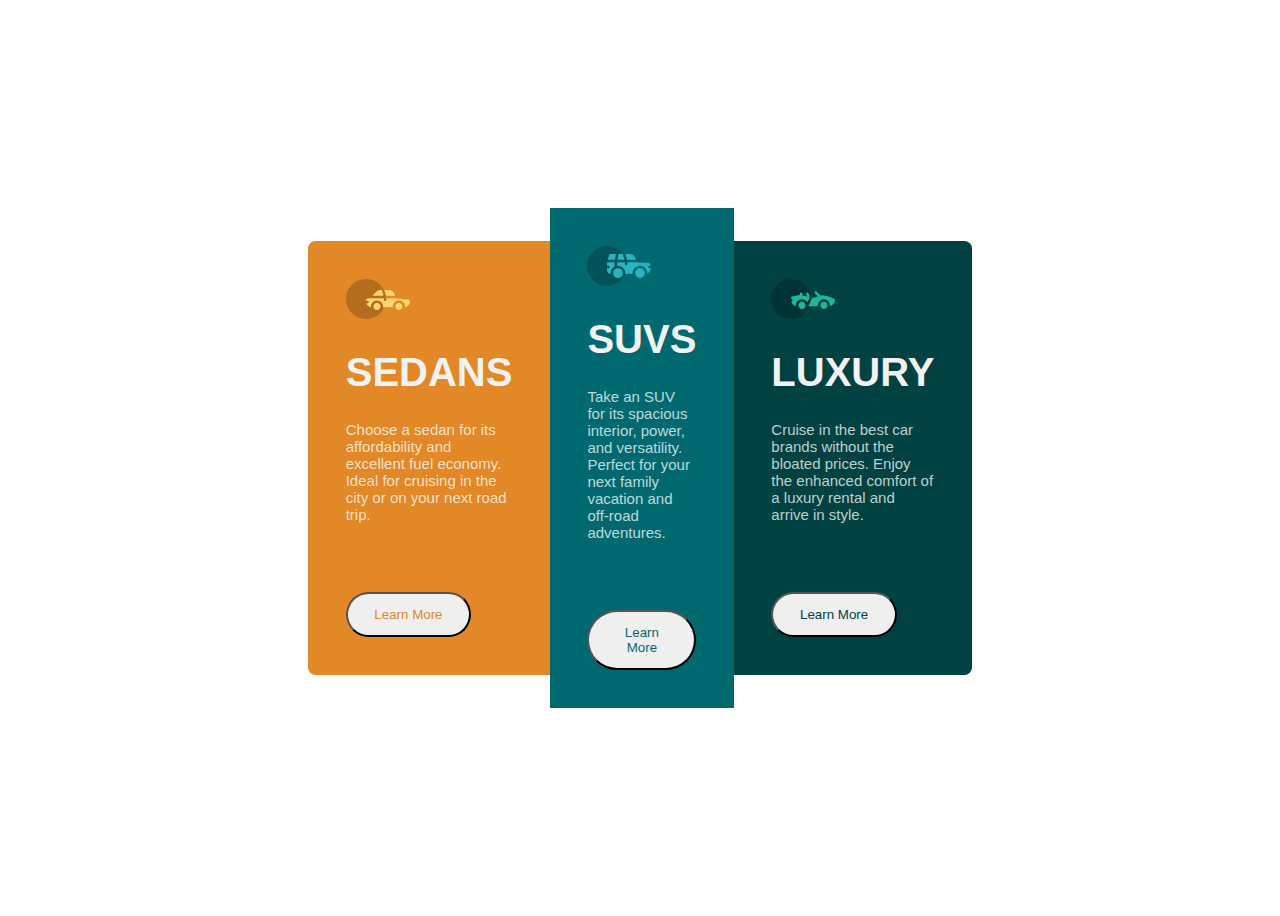
<file: index.html>
<!DOCTYPE html>
<html>
   <head>
      <meta charset="utf-8">
	   <meta name="viewport" content="width=device-width">
	   <title>Task 71</title>
      <link rel="icon" href="favicon-32x32.png">
	   <link href="index.css" rel="stylesheet" type="text/css" />
   </head>
   <body>
      <main>
         <div class="sedans">
            <svg xmlns="http://www.w3.org/2000/svg" width="64" height="40">
               <g fill="none" fill-rule="evenodd">
                  <circle fill="#000" opacity=".201" cx="20" cy="20" r="20"/>
                  <path d="M52.936 24.11c1.942 0 3.517 1.542 3.517 3.445 0 1.903-1.575 3.445-3.517 3.445s-3.516-1.542-3.516-3.445c0-1.903 1.574-3.445 3.516-3.445zm-21.957 0c1.942 0 3.517 1.542 3.517 3.445 0 1.903-1.575 3.445-3.517 3.445s-3.516-1.542-3.516-3.445c0-1.903 1.574-3.445 3.516-3.445zm6.948-4.848v1.429c0 .716.61 1.293 1.348 1.259a1.295 1.295 0 001.225-1.295v-1.393h8.256l13.483 1.313c.956.093 1.676.881 1.676 1.814 0 2.89-2.126 5.303-4.926 5.819.397-3.557-2.458-6.62-6.053-6.62-3.646 0-6.504 3.14-6.039 6.723h-9.879c.466-3.588-2.397-6.722-6.039-6.722-3.595 0-6.45 3.062-6.052 6.62-2.14-.398-3.916-1.912-4.61-3.931h1.142c.731 0 1.32-.598 1.285-1.322-.033-.678-.629-1.2-1.322-1.2H20v-.251c0-1.274 1.066-2.243 2.306-2.243h15.62zM42.59 11c2.645 0 4.99 1.556 5.972 3.963l.726 1.779H40.17L38.413 11h4.178zm-6.865 0l1.758 5.741H26.505l3.357-3.654A6.502 6.502 0 0134.644 11h1.082z" fill="#FFD473" fill-rule="nonzero"/>
               </g>
            </svg>
            <h1>SEDANS</h2>
            <p>
               Choose a sedan for its affordability and excellent fuel economy. Ideal for cruising in the city or on your next road trip.
            </p>
            <button>Learn More</button>
         </div>
         <div class="suvs">
            <svg xmlns="http://www.w3.org/2000/svg" width="64" height="40">
               <g fill="none" fill-rule="evenodd">
                  <circle fill="#000" opacity=".201" cx="20" cy="20" r="20"/>
                  <path d="M31.002 22.358c2.917 0 5.18 2.593 4.762 5.506a4.828 4.828 0 01-2.962 3.778 4.797 4.797 0 01-5.3-1.165c-1.188-1.26-1.235-2.613-1.263-2.613-.42-2.924 1.857-5.506 4.763-5.506zm22 0c3.457 0 5.798 3.567 4.41 6.744A4.816 4.816 0 0152.3 31.94a4.826 4.826 0 01-4.06-4.077c-.42-2.915 1.846-5.506 4.762-5.506zm-15.04-6.083v1.462a1.29 1.29 0 001.352 1.29c.693-.033 1.227-.631 1.227-1.326v-1.426h8.3l13.056.716a1.29 1.29 0 011.164.917c.27.895.446 1.477.563 1.87h-1.047c-.694 0-1.291.534-1.324 1.228a1.29 1.29 0 001.288 1.352h1.445c-.164 2.225-1.57 4.193-3.6 5.05.13-4.212-3.255-7.63-7.384-7.63-4.317 0-7.762 3.718-7.358 8.086h-7.285c.43-4.655-3.503-8.531-8.131-8.046v-3.543h7.734zm-10.312 0v4.308a7.4 7.4 0 00-4.006 7.274 3.874 3.874 0 01-3.642-3.864v-1.635h1.46a1.29 1.29 0 000-2.58h-1.461v-3.213l.003-.29h7.646zm14.986-8.196c2.65 0 5 1.592 5.984 4.055l.63 1.579a5.525 5.525 0 01-.065-.004l-.026-.002-.034-.002-.022-.002a4.178 4.178 0 00-.224-.006l-.098-.001h-.039l-.136-.001h-.052l-.326-.001H40.211L38.528 8.08zm-13.632 0l-1.122 5.616h-7.144l1.47-4.71a1.29 1.29 0 011.231-.906h5.565zm6.832 0l1.683 5.615h-7.007l1.121-5.615h4.203z" fill="#26B5C0" fill-rule="nonzero"/>
               </g>
            </svg>
            <h1>SUVS</h1>
            <p>
               Take an SUV for its spacious interior, power, and versatility. Perfect for your next family vacation and off-road adventures.
            </p>
            <button>Learn More</button>
         </div>
         <div class="luxury">
            <svg xmlns="http://www.w3.org/2000/svg" width="64" height="40">
               <g fill="none" fill-rule="evenodd">
                  <circle fill="#000" opacity=".201" cx="20" cy="20" r="20"/>
                  <path d="M30.98 22.835c1.941 0 3.516 1.604 3.516 3.583 0 1.978-1.575 3.582-3.517 3.582s-3.516-1.604-3.516-3.582c0-1.979 1.574-3.583 3.516-3.583zm21.956 0c1.942 0 3.517 1.604 3.517 3.583 0 1.978-1.575 3.582-3.517 3.582s-3.516-1.604-3.516-3.582c0-1.979 1.574-3.583 3.516-3.583zm-9.143-10.45a1.27 1.27 0 011.819 0l3.715 3.784c4.444-.115 9.7 1.142 13.964 3.753.387.237.624.664.624 1.124 0 3.006-2.126 5.514-4.926 6.05.397-3.698-2.458-6.882-6.053-6.882-3.646 0-6.504 3.264-6.039 6.99h-9.669c.76-1.544.993-2.026 1.337-2.711l.082-.162c.421-.835 1.056-2.07 2.883-5.65 1.68-.023 3.47-.408 5.247-1.403l-2.984-3.04a1.328 1.328 0 010-1.854zm-7.68 1.064c.683-.2 1.395.202 1.592.898l.749 2.652a3.46 3.46 0 01-.247 2.51l-1.733 3.395-.216.424c-1.07-1.89-3.06-3.114-5.279-3.114-3.595 0-6.45 3.184-6.052 6.885-1.832-.347-3.414-1.537-4.278-3.276a1.331 1.331 0 01.117-1.376l.955-1.303-1.325-1.295c-.751-.735-.376-2.024.64-2.231l6.614-1.346.13-.026c.092-.019.145-.03.157-.031.314-.146 1.07-.591 1.07-1.506 0-.734.592-1.327 1.316-1.31.712.016 1.268.662 1.256 1.388a4.11 4.11 0 01-.348 1.611 22.69 22.69 0 014.7 1.146l-.7-2.473a1.314 1.314 0 01.882-1.622z" fill="#19B89D" fill-rule="nonzero"/>
               </g>
            </svg>
            <h1>LUXURY</h1>
            <p>
               Cruise in the best car brands without the bloated prices. Enjoy the enhanced comfort of a luxury rental and arrive in style.
            </p>
            <button>Learn More</button>
         </div>
      </main>
   </body>
</html>
</file>
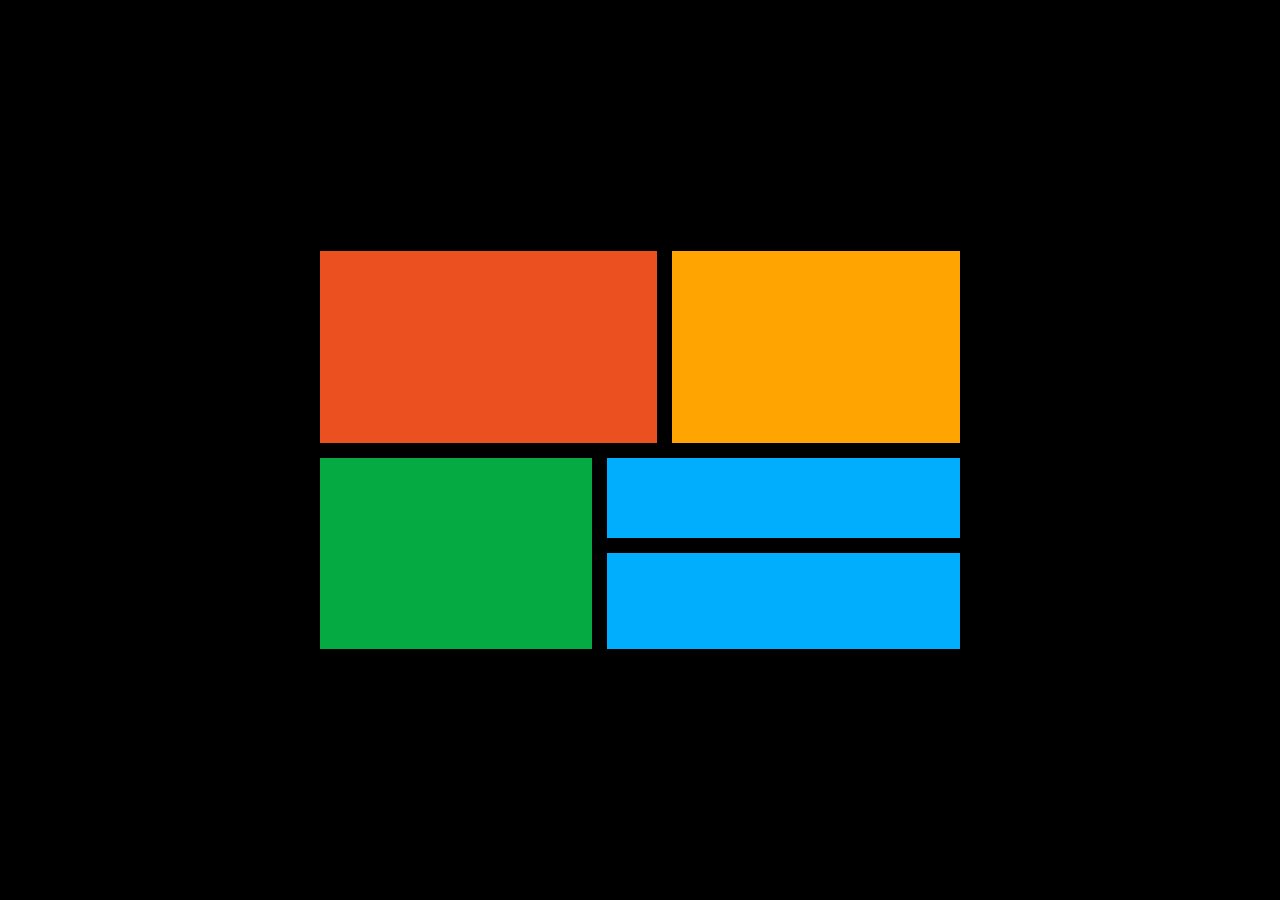
<file: grid.html>
<!DOCTYPE html>
<html>
  <head>
    <meta charset="utf-8" />
    <meta name="viewport" content="width=device-width" />
    <title>We Grid Them</title>
    <link href="grid.css" rel="stylesheet" type="text/css" />
  </head>

  <body>
    <main>
      <div class="a"></div>
      <div class="b"></div>
      <div class="c"></div>
      <div class="d"></div>
      <div class="e"></div>
    </main>
  </body>
</html>
</file>
<file: index.css>
body, h1, button {
   color: hsl(0, 0%, 95%);
}
main {
   width: 50%;
   margin: auto;
   display: flex;
   justify-content: center;
   align-items: center;
   height: 100vh;
   font-size: 15px;
}
h1 {
   font-family: 'Big Shoulders Display', sans-serif;
   font-weight: 700;
   font-size: 40px;
}
p, button {
   font-family: 'Lexend Deca', sans-serif;
   font-weight: 400;
}
.sedans {
   background-color: hsl(31, 77%, 52%);
   padding: 2.5em;
   width: 100%;
   border-bottom-left-radius: 7.5px;
   border-top-left-radius: 7.5px;
   display: block;
}
.suvs {
   background-color: hsl(184, 100%, 22%);
   padding: 2.5em;
   width: 100%;
   display: block;
}
.luxury {
   background-color: hsl(179, 100%, 13%);
   padding: 2.5em; 
   width: 100%;
   border-bottom-right-radius: 7.5px;
   border-top-right-radius: 7.5px;
   display: block;
}
.sedans button {
   color: hsl(31, 77%, 52%);
}
.suvs button {
   color: hsl(184, 100%, 22%);
}
.luxury button {
   color: hsl(179, 100%, 13%);
}
p {
   color: hsla(0, 0%, 100%, 0.75);
}
button {
   border-radius: 40px;
   padding-top: 1em;
   padding-bottom: 1em;
   padding-left: 2em;
   padding-right: 2em;
   margin-top: 4em;
}
.sedans button:hover {
   background-color: hsl(31, 77%, 52%);
   color: hsl(0, 0%, 95%);
   cursor: pointer;
}
.suvs button:hover {
   background-color: hsl(184, 100%, 22%);
   color: hsl(0, 0%, 95%);
   cursor: pointer;
}
.luxury button:hover {
   background-color: hsl(179, 100%, 13%);
   color: hsl(0, 0%, 95%);
   cursor: pointer;
}
</file>
<file: grid.css>
* {
  margin: 0;
  padding: 0;
}
body {
  background-color: black;
  display: flex;
  height: 100vh;
  place-items: center;
}
main {
  display: grid;
  grid-template-areas:
    "a a a b b"
    "c c d d d"
    "c c e e e";
  gap: 15px;
  margin: auto;
  width: 50%;
}
.a {
  background-color: rgba(235, 80, 32, 1);
  grid-area: a;
  padding: 6em;
}
.b {
  background-color: rgba(255, 164, 1, 1);
  grid-area: b;
  padding: 6em;
}
.c {
  background-color: rgba(5, 170, 66, 1);
  grid-area: c;
  padding: 5.5em;
}
.d {
  background-color: rgba(1, 174, 253, 1);
  grid-area: d;
  padding: 2.5em;
}
.e {
  background-color: rgba(1, 174, 253, 1);
  grid-area: e;
  padding: 3em;
}
main div {
  text-align: center;
}
.sec-b {
  background-color: rgba(255, 164, 1, 1);
  grid-area: f;
}
</file>
